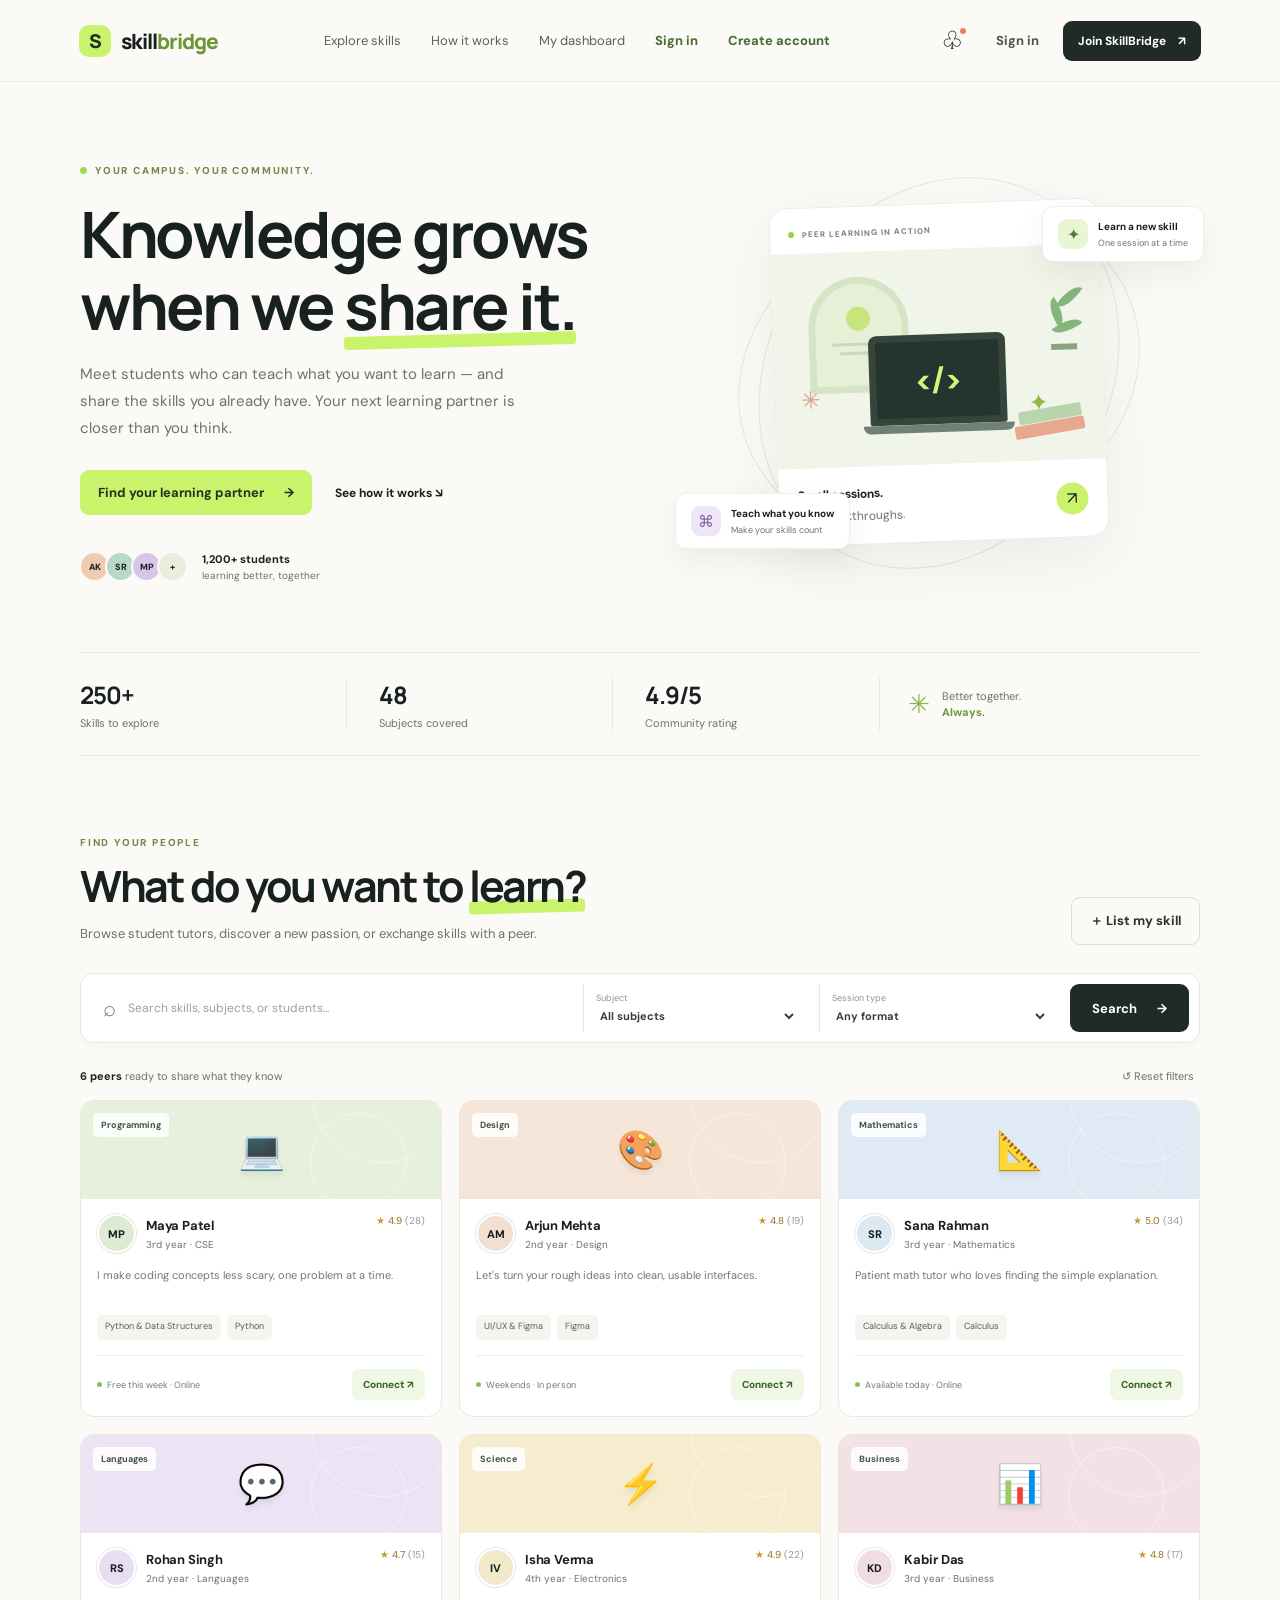
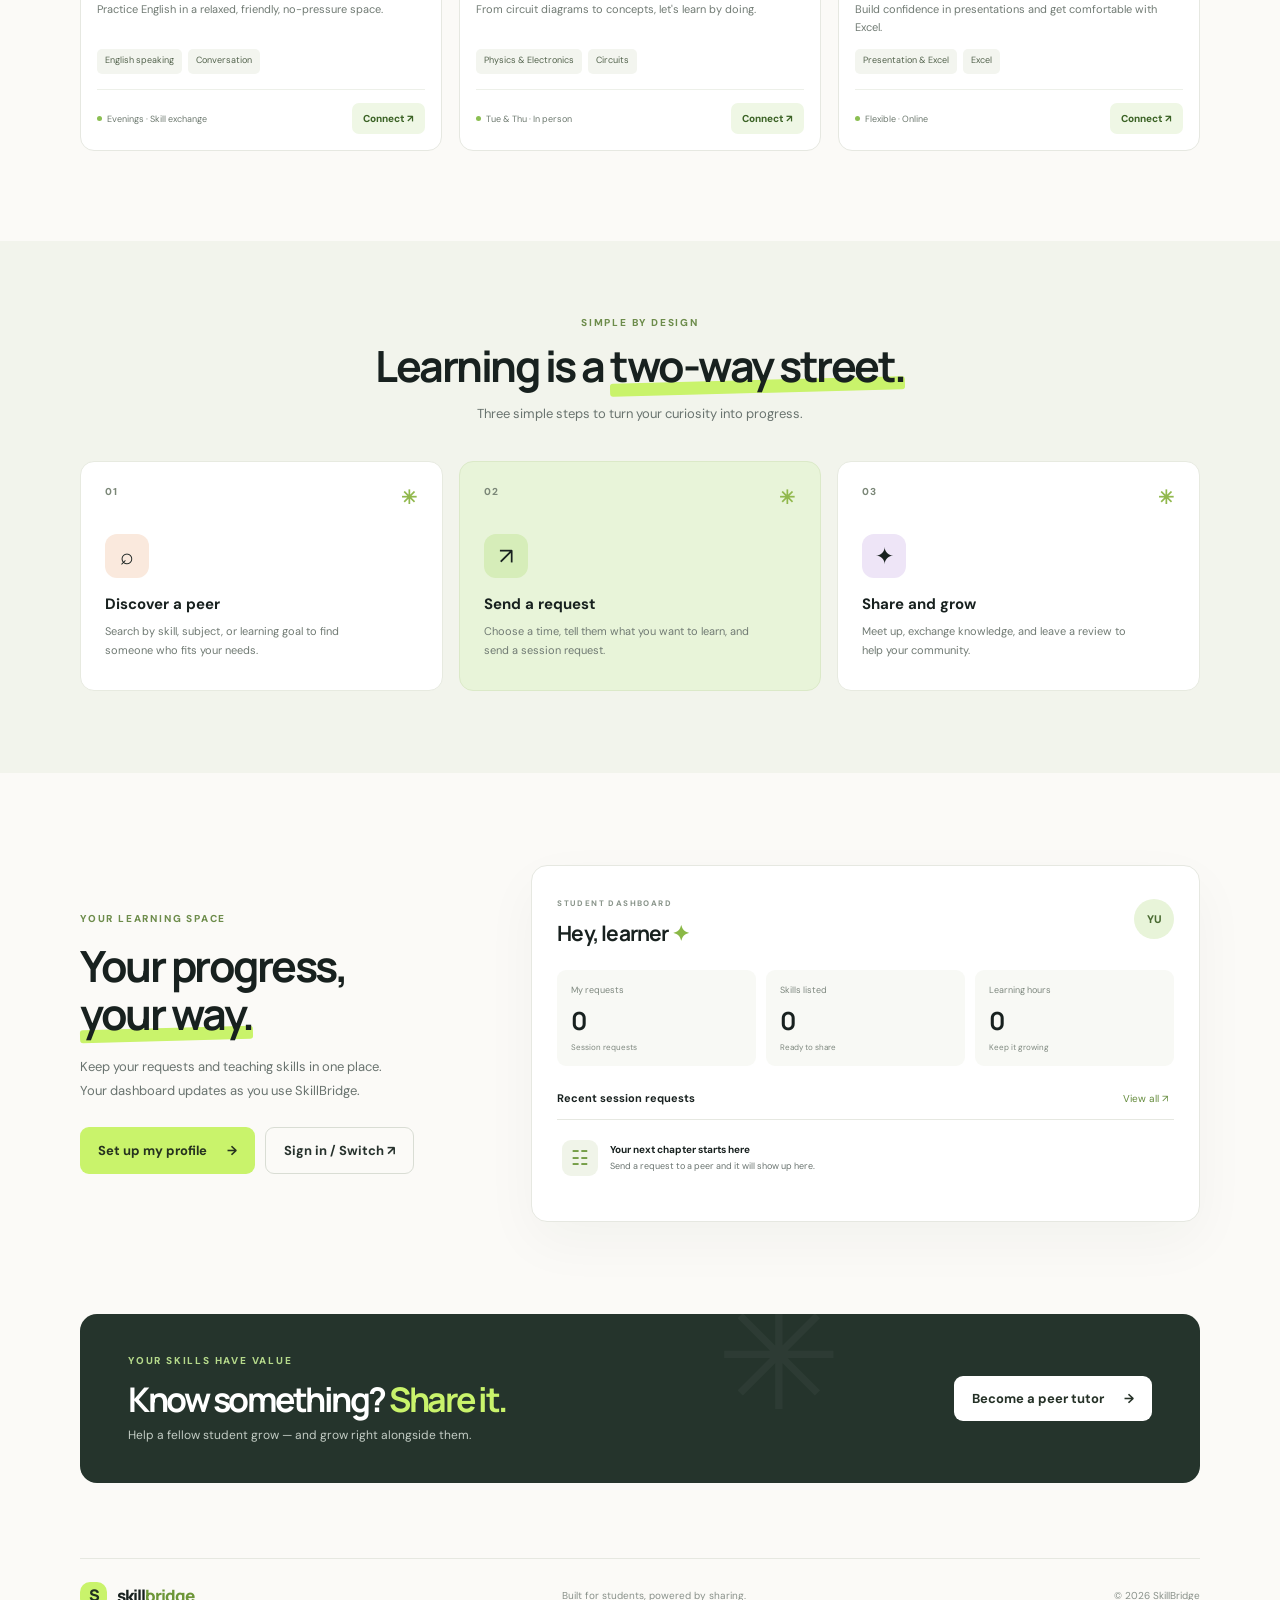
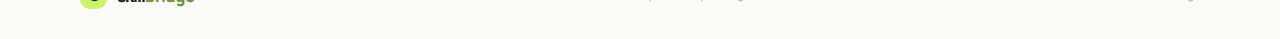
<file: index.html>
<!DOCTYPE html>
<html lang="en">
<head>
  <meta charset="UTF-8" />
  <meta name="viewport" content="width=device-width, initial-scale=1.0" />
  <meta name="description" content="SkillBridge connects students who want to teach with students who want to learn." />
  <title>SkillBridge — Learn Together</title>
  <link rel="preconnect" href="https://fonts.googleapis.com">
  <link rel="preconnect" href="https://fonts.gstatic.com" crossorigin>
  <link href="https://fonts.googleapis.com/css2?family=DM+Sans:wght@400;500;600;700&family=Manrope:wght@400;500;600;700;800&display=swap" rel="stylesheet">
  <link rel="stylesheet" href="style.css" />
</head>
<body>
  <header class="site-header">
    <a class="brand" href="#home" aria-label="SkillBridge home">
      <span class="brand-mark">S</span><span>skill<span class="brand-accent">bridge</span></span>
    </a>
    <button class="mobile-menu" id="mobileMenu" aria-label="Toggle navigation">☰</button>
    <nav class="nav-links" id="navLinks">
      <a href="#explore">Explore skills</a>
      <a href="#how-it-works">How it works</a>
      <a href="#dashboard">My dashboard</a>
      <a href="login.html?tab=signin" class="mobile-auth-link" id="mobileSignIn">Sign in</a>
      <a href="login.html?tab=signup" class="mobile-auth-link" id="mobileSignUp">Create account</a>
    </nav>
    <div class="header-actions">
      <button class="icon-button" id="notificationsButton" aria-label="Notifications" title="Notifications">♧<span class="notification-dot" id="notificationDot"></span></button>
      <div class="auth-guest-nav" id="authGuestNav">
        <a class="header-auth-link" href="login.html?tab=signin" id="navSignInLink">Sign in</a>
        <a class="button button-dark button-small" id="joinButton" href="login.html?tab=signup">Join SkillBridge <span>↗</span></a>
      </div>
      <div class="auth-user-nav hidden" id="authUserNav">
        <a href="#dashboard" class="user-profile-chip" title="View my dashboard">
          <span class="user-avatar-chip" id="navUserAvatar">SB</span>
          <span class="user-name-chip" id="navUserName">Student</span>
        </a>
        <button class="button-logout" id="headerLogoutBtn" title="Log out">Sign out</button>
      </div>
    </div>
  </header>

  <main>
    <section class="hero section-wrap" id="home">
      <div class="hero-copy">
        <div class="eyebrow"><span class="eyebrow-dot"></span> YOUR CAMPUS. YOUR COMMUNITY.</div>
        <h1>Knowledge grows<br>when we <span class="highlight">share it.</span></h1>
        <p class="hero-description">Meet students who can teach what you want to learn — and share the skills you already have. Your next learning partner is closer than you think.</p>
        <div class="hero-actions">
          <a class="button button-primary" href="#explore">Find your learning partner <span>→</span></a>
          <a class="text-link" href="#how-it-works">See how it works <span>↘</span></a>
        </div>
        <div class="social-proof">
          <div class="avatar-stack"><span class="avatar avatar-a">AK</span><span class="avatar avatar-b">SR</span><span class="avatar avatar-c">MP</span><span class="avatar avatar-d">+</span></div>
          <div><strong>1,200+ students</strong><small>learning better, together</small></div>
        </div>
      </div>
      <div class="hero-art">
        <div class="art-orbit orbit-one"></div><div class="art-orbit orbit-two"></div>
        <div class="art-note note-top"><span class="note-icon green">✦</span><span><strong>Learn a new skill</strong><small>One session at a time</small></span></div>
        <div class="art-card">
          <div class="art-card-top"><span class="live-dot"></span> PEER LEARNING IN ACTION <span>↗</span></div>
          <div class="study-illustration">
            <div class="window-shape"><div class="window-sun"></div><div class="window-line"></div><div class="window-line short"></div></div>
            <div class="book book-one"></div><div class="book book-two"></div><div class="laptop"><div class="laptop-screen"><span>&lt;/&gt;</span></div><div class="laptop-base"></div></div>
            <div class="plant"><i></i><i></i><i></i><b></b></div>
            <div class="sparkle sparkle-one">✦</div><div class="sparkle sparkle-two">✳</div>
          </div>
          <div class="art-card-bottom"><div><strong>Small sessions.</strong><br><span>Big breakthroughs.</span></div><div class="round-arrow">↗</div></div>
        </div>
        <div class="art-note note-bottom"><span class="note-icon purple">⌘</span><span><strong>Teach what you know</strong><small>Make your skills count</small></span></div>
      </div>
    </section>

    <section class="stats-strip section-wrap">
      <div><strong>250+</strong><span>Skills to explore</span></div><div><strong>48</strong><span>Subjects covered</span></div><div><strong>4.9/5</strong><span>Community rating</span></div><div class="stats-message"><span class="stats-star">✳</span><span>Better together.<br><b>Always.</b></span></div>
    </section>

    <section class="explore-section section-wrap" id="explore">
      <div class="section-heading">
        <div><div class="eyebrow">FIND YOUR PEOPLE</div><h2>What do you want to <span class="highlight">learn?</span></h2><p>Browse student tutors, discover a new passion, or exchange skills with a peer.</p></div>
        <button class="button button-outline" id="teachButton">＋ List my skill</button>
      </div>
      <div class="search-panel">
        <label class="search-box"><span>⌕</span><input id="searchInput" type="search" placeholder="Search skills, subjects, or students..." /></label>
        <label class="filter-select"><span>Subject</span><select id="subjectFilter"><option value="all">All subjects</option><option>Programming</option><option>Design</option><option>Mathematics</option><option>Languages</option><option>Science</option><option>Business</option><option>Music</option></select></label>
        <label class="filter-select"><span>Session type</span><select id="modeFilter"><option value="all">Any format</option><option value="Online">Online</option><option value="In person">In person</option><option value="Skill exchange">Skill exchange</option></select></label>
        <button class="button button-dark search-button" id="searchButton">Search <span>→</span></button>
      </div>
      <div class="results-row"><p><strong id="resultCount">6 peers</strong> ready to share what they know</p><button class="sort-button" id="clearFilters">↺ Reset filters</button></div>
      <div class="tutor-grid" id="tutorGrid"></div>
      <div class="empty-state hidden" id="emptyState"><div>⌕</div><h3>No matches just yet</h3><p>Try a different keyword or reset your filters to explore all peers.</p><button class="button button-outline" id="emptyReset">Reset filters</button></div>
    </section>

    <section class="how-section" id="how-it-works">
      <div class="section-wrap">
        <div class="center-heading"><div class="eyebrow">SIMPLE BY DESIGN</div><h2>Learning is a <span class="highlight">two-way street.</span></h2><p>Three simple steps to turn your curiosity into progress.</p></div>
        <div class="steps-grid">
          <article class="step-card"><div class="step-number">01 <span>✳</span></div><div class="step-icon peach">⌕</div><h3>Discover a peer</h3><p>Search by skill, subject, or learning goal to find someone who fits your needs.</p></article>
          <article class="step-card featured-step"><div class="step-number">02 <span>✳</span></div><div class="step-icon mint">↗</div><h3>Send a request</h3><p>Choose a time, tell them what you want to learn, and send a session request.</p></article>
          <article class="step-card"><div class="step-number">03 <span>✳</span></div><div class="step-icon lilac">✦</div><h3>Share and grow</h3><p>Meet up, exchange knowledge, and leave a review to help your community.</p></article>
        </div>
      </div>
    </section>

    <section class="dashboard-section section-wrap" id="dashboard">
      <div class="dashboard-intro">
        <div class="eyebrow">YOUR LEARNING SPACE</div>
        <h2 id="dashboardHeading">Your progress,<br><span class="highlight">your way.</span></h2>
        <p id="dashboardGreetingDesc">Keep your requests and teaching skills in one place. Your dashboard updates as you use SkillBridge.</p>
        <div style="display: flex; gap: 10px; flex-wrap: wrap; margin-top: 20px;">
          <button class="button button-primary" id="profileButton">Set up my profile <span>→</span></button>
          <a class="button button-outline" id="dashboardAuthLink" href="login.html">Sign in / Switch <span>↗</span></a>
        </div>
      </div>
      <div class="dashboard-preview">
        <div class="dashboard-top"><div><span class="mini-label">STUDENT DASHBOARD</span><h3 id="dashboardUserNameDisplay">Hey, learner <span>✦</span></h3></div><div class="profile-avatar" id="profileInitials">YU</div></div>
        <div class="dashboard-metrics"><div><span>My requests</span><strong id="requestMetric">0</strong><small>Session requests</small></div><div><span>Skills listed</span><strong id="skillsMetric">0</strong><small>Ready to share</small></div><div><span>Learning hours</span><strong id="hoursMetric">0</strong><small>Keep it growing</small></div></div>
        <div class="request-heading"><strong>Recent session requests</strong><button id="viewRequests">View all ↗</button></div>
        <div class="request-list" id="requestList"><div class="request-empty"><span>☷</span><div><strong>Your next chapter starts here</strong><small>Send a request to a peer and it will show up here.</small></div></div></div>
      </div>
    </section>

    <section class="cta-section section-wrap"><div class="cta-decoration">✳</div><div><div class="eyebrow">YOUR SKILLS HAVE VALUE</div><h2>Know something? <span>Share it.</span></h2><p>Help a fellow student grow — and grow right alongside them.</p></div><button class="button button-light" id="ctaTeach">Become a peer tutor <span>→</span></button></section>
  </main>

  <footer class="site-footer"><a class="brand" href="#home"><span class="brand-mark">S</span><span>skill<span class="brand-accent">bridge</span></span></a><span>Built for students, powered by sharing.</span><span>© 2026 SkillBridge</span></footer>

  <div class="modal-backdrop hidden" id="modalBackdrop">
    <section class="modal" role="dialog" aria-modal="true" aria-labelledby="modalTitle">
      <button class="modal-close" id="modalClose" aria-label="Close dialog">×</button>
      <div class="modal-kicker" id="modalKicker">LET'S CONNECT</div><h2 id="modalTitle">Send a session request</h2><p class="modal-description" id="modalDescription">Tell your peer a little about what you want to learn.</p>
      <form id="requestForm">
        <input type="hidden" id="peerId" />
        <label>Your name<input id="requesterName" required maxlength="50" placeholder="e.g. Anil Reddy" /></label>
        <label>What would you like to learn?<input id="requestTopic" required maxlength="100" placeholder="e.g. JavaScript fundamentals" /></label>
        <div class="form-row"><label>Preferred date<input id="requestDate" type="date" required /></label><label>Preferred time<select id="requestTime" required><option value="">Choose a time</option><option>10:00 AM</option><option>12:00 PM</option><option>2:00 PM</option><option>4:00 PM</option><option>6:00 PM</option></select></label></div>
        <label>Session format<select id="requestMode"><option>Online</option><option>In person</option><option>Skill exchange</option></select></label>
        <label class="optional-label">Add a note (optional)<textarea id="requestNote" rows="3" maxlength="250" placeholder="What are you hoping to work on?"></textarea></label>
        <p class="form-error hidden" id="formError"></p><button class="button button-primary modal-submit" type="submit">Send request <span>→</span></button>
      </form>
    </section>
  </div>
  <div class="toast" id="toast" role="status" aria-live="polite"></div>
  <script src="script.js"></script>
</body>
</html>
</file>
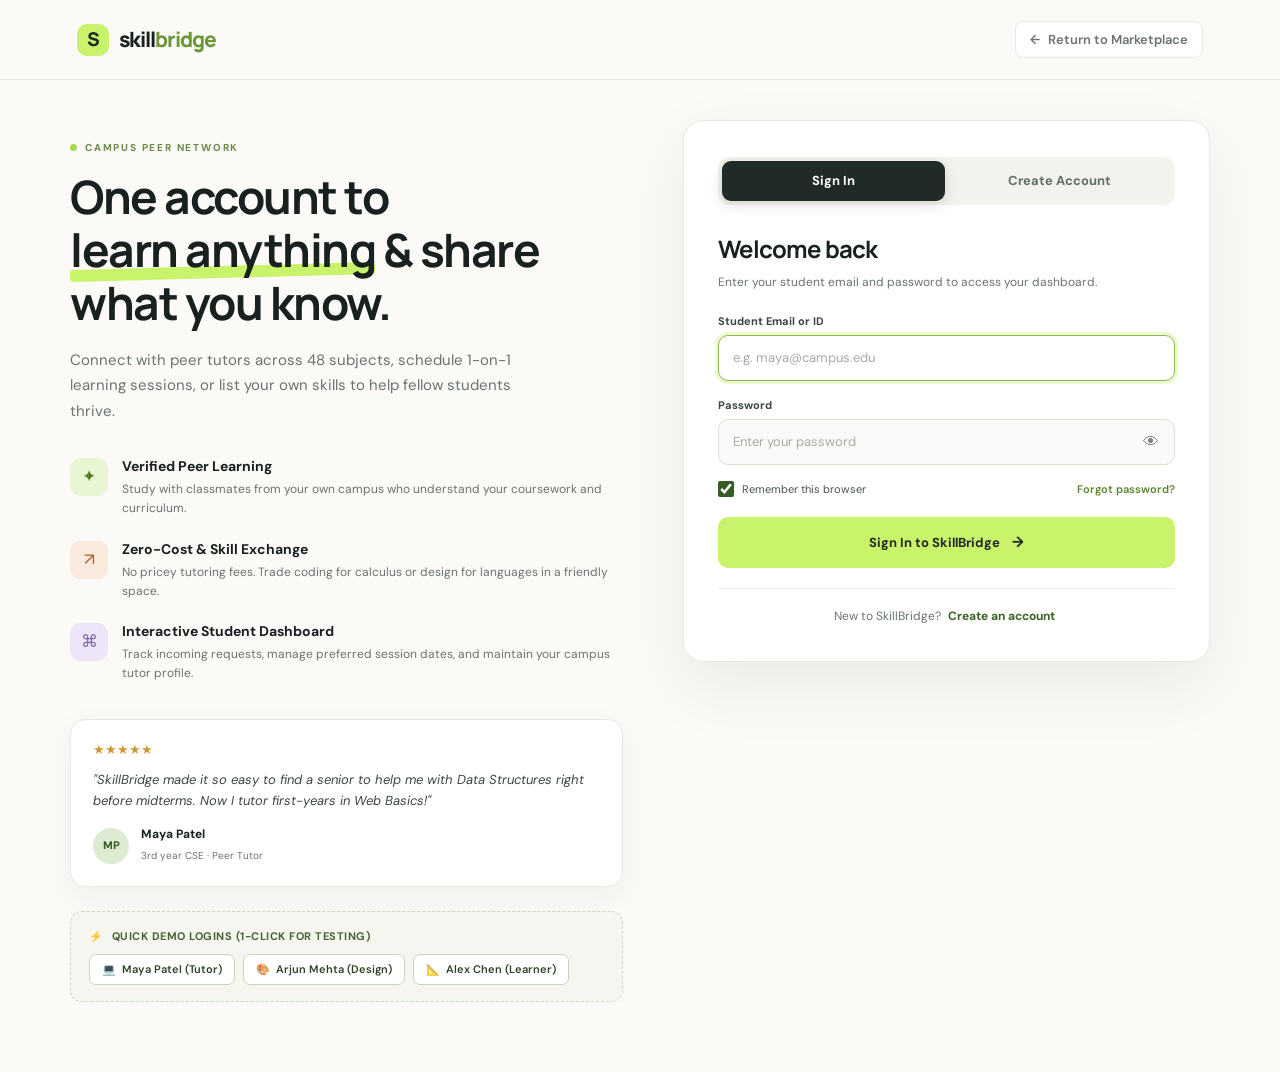
<file: login.html>
<!DOCTYPE html>
<html lang="en">
<head>
  <meta charset="UTF-8" />
  <meta name="viewport" content="width=device-width, initial-scale=1.0" />
  <meta name="description" content="Sign in or create a student account on SkillBridge to connect with peer tutors and share your skills." />
  <title>Sign In / Create Account — SkillBridge</title>
  
  <!-- Typography & Fonts matching SkillBridge -->
  <link rel="preconnect" href="https://fonts.googleapis.com">
  <link rel="preconnect" href="https://fonts.gstatic.com" crossorigin>
  <link href="https://fonts.googleapis.com/css2?family=DM+Sans:wght@400;500;600;700&family=Manrope:wght@400;500;600;700;800&display=swap" rel="stylesheet">
  
  <!-- Dedicated Authentication Stylesheet -->
  <link rel="stylesheet" href="auth.css" />
</head>
<body>

  <!-- Top Navigation Header -->
  <header class="auth-header">
    <a class="brand" href="index.html" aria-label="SkillBridge home">
      <span class="brand-mark">S</span>
      <span>skill<span class="brand-accent">bridge</span></span>
    </a>
    <a class="back-link" href="index.html" aria-label="Return to marketplace">
      <span>←</span> Return to Marketplace
    </a>
  </header>

  <!-- Main Split-Layout Container -->
  <main class="auth-page">
    
    <!-- Left Showcase Column -->
    <section class="auth-showcase">
      <div class="eyebrow">
        <span class="eyebrow-dot"></span> CAMPUS PEER NETWORK
      </div>
      
      <h1>One account to <span class="highlight">learn anything</span> & share what you know.</h1>
      
      <p class="showcase-desc">
        Connect with peer tutors across 48 subjects, schedule 1-on-1 learning sessions, or list your own skills to help fellow students thrive.
      </p>

      <div class="perks-list">
        <div class="perk-item">
          <div class="perk-icon green">✦</div>
          <div>
            <strong>Verified Peer Learning</strong>
            <p>Study with classmates from your own campus who understand your coursework and curriculum.</p>
          </div>
        </div>

        <div class="perk-item">
          <div class="perk-icon peach">↗</div>
          <div>
            <strong>Zero-Cost & Skill Exchange</strong>
            <p>No pricey tutoring fees. Trade coding for calculus or design for languages in a friendly space.</p>
          </div>
        </div>

        <div class="perk-item">
          <div class="perk-icon lilac">⌘</div>
          <div>
            <strong>Interactive Student Dashboard</strong>
            <p>Track incoming requests, manage preferred session dates, and maintain your campus tutor profile.</p>
          </div>
        </div>
      </div>

      <!-- Testimonial Quote -->
      <div class="showcase-quote-card">
        <div class="quote-stars">★★★★★</div>
        <p class="quote-text">
          "SkillBridge made it so easy to find a senior to help me with Data Structures right before midterms. Now I tutor first-years in Web Basics!"
        </p>
        <div class="quote-author">
          <div class="quote-avatar">MP</div>
          <div class="quote-author-info">
            <strong>Maya Patel</strong>
            <small>3rd year CSE · Peer Tutor</small>
          </div>
        </div>
      </div>

      <!-- Quick 1-Click Demo Accounts -->
      <div class="demo-accounts-box">
        <div class="demo-title">
          <span>⚡</span> Quick Demo Logins (1-Click for Testing)
        </div>
        <div class="demo-buttons">
          <button type="button" class="demo-btn" data-demo-email="maya@campus.edu" data-demo-pass="password123">
            <span>💻</span> Maya Patel (Tutor)
          </button>
          <button type="button" class="demo-btn" data-demo-email="arjun@campus.edu" data-demo-pass="password123">
            <span>🎨</span> Arjun Mehta (Design)
          </button>
          <button type="button" class="demo-btn" data-demo-email="student@campus.edu" data-demo-pass="password123">
            <span>📐</span> Alex Chen (Learner)
          </button>
        </div>
      </div>
    </section>

    <!-- Right Authentication Card -->
    <section class="auth-card" aria-label="Sign in or register">

      <!-- Active Session Notice (Shown if already signed in) -->
      <div class="alert-box success hidden" id="alreadyLoggedInBanner" style="margin-bottom: 20px;">
        <span>✦</span>
        <span>You are currently signed in as <strong id="bannerUserName">Student</strong>. <a href="index.html#dashboard" style="text-decoration: underline; font-weight: 700;">Go to Dashboard →</a></span>
      </div>

      <!-- Segmented Tab Switcher -->
      <div class="auth-tabs" role="tablist">
        <button class="tab-btn active" id="tabSignIn" role="tab" aria-selected="true" aria-controls="formSignIn">
          Sign In
        </button>
        <button class="tab-btn" id="tabSignUp" role="tab" aria-selected="false" aria-controls="formSignUp">
          Create Account
        </button>
      </div>

      <!-- ===================================================================
           TAB 1: SIGN IN FORM
           =================================================================== -->
      <div id="formSignIn">
        <div class="form-header">
          <h2>Welcome back</h2>
          <p>Enter your student email and password to access your dashboard.</p>
        </div>

        <div class="alert-box danger hidden" id="signinAlert" role="alert"></div>

        <form class="auth-form" novalidate>
          <div class="form-group">
            <label for="signinEmail">Student Email or ID</label>
            <div class="input-wrap">
              <input 
                id="signinEmail" 
                type="email" 
                required 
                autocomplete="email"
                placeholder="e.g. maya@campus.edu" 
              />
            </div>
          </div>

          <div class="form-group">
            <label for="signinPassword">Password</label>
            <div class="input-wrap">
              <input 
                id="signinPassword" 
                type="password" 
                required 
                autocomplete="current-password"
                placeholder="Enter your password" 
              />
              <button 
                type="button" 
                class="input-icon-btn" 
                data-toggle-password="signinPassword" 
                aria-label="Toggle password visibility"
                title="Show password"
              >👁</button>
            </div>
          </div>

          <div class="form-helpers">
            <label class="custom-checkbox">
              <input type="checkbox" id="rememberMe" checked />
              <span>Remember this browser</span>
            </label>
            <button type="button" class="link-button" id="forgotPasswordBtn">
              Forgot password?
            </button>
          </div>

          <button type="submit" class="btn-submit">
            Sign In to SkillBridge <span>→</span>
          </button>
        </form>

        <p class="auth-switch-text">
          New to SkillBridge? 
          <button type="button" id="switchToSignUp">Create an account</button>
        </p>
      </div>

      <!-- ===================================================================
           TAB 2: CREATE ACCOUNT FORM
           =================================================================== -->
      <div id="formSignUp" class="hidden">
        <div class="form-header">
          <h2>Create student account</h2>
          <p>Join campus peers to learn together, trade skills, and grow.</p>
        </div>

        <div class="alert-box danger hidden" id="signupAlert" role="alert"></div>

        <form class="auth-form" novalidate>
          <div class="form-grid-2">
            <div class="form-group">
              <label for="signupName">Full Name</label>
              <div class="input-wrap">
                <input 
                  id="signupName" 
                  type="text" 
                  required 
                  maxlength="50"
                  autocomplete="name"
                  placeholder="e.g. Anil Reddy" 
                />
              </div>
            </div>

            <div class="form-group">
              <label for="signupEmail">Student Email</label>
              <div class="input-wrap">
                <input 
                  id="signupEmail" 
                  type="email" 
                  required 
                  maxlength="60"
                  autocomplete="email"
                  placeholder="e.g. anil@campus.edu" 
                />
              </div>
            </div>
          </div>

          <div class="form-grid-2">
            <div class="form-group">
              <label for="signupYear">Academic Year & Major</label>
              <div class="input-wrap">
                <select id="signupYear" required>
                  <option value="1st year · Engineering">1st year · Engineering</option>
                  <option value="2nd year · CSE" selected>2nd year · CSE</option>
                  <option value="3rd year · CSE">3rd year · CSE</option>
                  <option value="2nd year · Design">2nd year · Design</option>
                  <option value="3rd year · Mathematics">3rd year · Mathematics</option>
                  <option value="4th year · Electronics">4th year · Electronics</option>
                  <option value="3rd year · Business">3rd year · Business</option>
                  <option value="Student">Other / General</option>
                </select>
              </div>
            </div>

            <div class="form-group">
              <label for="signupSkill">
                Primary Skill <span class="optional">(Teach / Learn)</span>
              </label>
              <div class="input-wrap">
                <input 
                  id="signupSkill" 
                  type="text" 
                  maxlength="60"
                  placeholder="e.g. Python, UI Design, Math" 
                />
              </div>
            </div>
          </div>

          <div class="form-group">
            <label for="signupPassword">Create Password</label>
            <div class="input-wrap">
              <input 
                id="signupPassword" 
                type="password" 
                required 
                autocomplete="new-password"
                placeholder="At least 6 characters" 
              />
              <button 
                type="button" 
                class="input-icon-btn" 
                data-toggle-password="signupPassword" 
                aria-label="Toggle password visibility"
                title="Show password"
              >👁</button>
            </div>
            <!-- Strength Meter -->
            <div class="strength-meter">
              <div class="strength-bar-track">
                <div class="strength-bar" id="strengthBar"></div>
              </div>
              <div class="strength-label">
                <span id="strengthLabel">Enter a password</span>
                <span>Min 6 characters</span>
              </div>
            </div>
          </div>

          <div class="form-group">
            <label for="signupConfirmPassword">Confirm Password</label>
            <div class="input-wrap">
              <input 
                id="signupConfirmPassword" 
                type="password" 
                required 
                autocomplete="new-password"
                placeholder="Re-enter your password" 
              />
              <button 
                type="button" 
                class="input-icon-btn" 
                data-toggle-password="signupConfirmPassword" 
                aria-label="Toggle password visibility"
                title="Show password"
              >👁</button>
            </div>
          </div>

          <!-- Tutor checkbox & Community guidelines -->
          <div style="display: grid; gap: 8px; margin: 4px 0;">
            <label class="custom-checkbox">
              <input type="checkbox" id="listAsTutor" checked />
              <span>List me as a peer tutor in the marketplace</span>
            </label>
            <label class="custom-checkbox">
              <input type="checkbox" id="termsAgree" checked required />
              <span>I agree to follow respectful campus peer learning guidelines</span>
            </label>
          </div>

          <button type="submit" class="btn-submit">
            Create Account & Join <span>→</span>
          </button>
        </form>

        <p class="auth-switch-text">
          Already have an account? 
          <button type="button" id="switchToSignIn">Sign in</button>
        </p>
      </div>

    </section>
  </main>

  <!-- Interactive Toast Notification -->
  <div class="toast" id="authToast" role="status" aria-live="polite">
    <div class="toast-dot"></div>
    <span id="toastText">Welcome to SkillBridge!</span>
  </div>

  <!-- Forgot Password / Account Help Dialog -->
  <div class="modal-backdrop hidden" id="forgotModal" role="dialog" aria-modal="true" aria-labelledby="modalTitle">
    <div class="modal-dialog">
      <button class="modal-close-btn" id="forgotModalClose" aria-label="Close dialog">×</button>
      <h3 id="modalTitle">Account & Password Recovery</h3>
      <p>
        SkillBridge is running in local demo mode. Enter your registered student email below or use one of the preset demo accounts.
      </p>

      <div class="alert-box hidden" id="resetFeedback" style="margin-bottom: 14px;"></div>

      <div class="form-group" style="margin-bottom: 14px;">
        <label for="resetEmailInput">Your student email</label>
        <div class="input-wrap">
          <input id="resetEmailInput" type="email" placeholder="e.g. maya@campus.edu" />
        </div>
      </div>

      <button type="button" class="btn-submit" id="sendResetBtn" style="width: 100%;">
        Simulate Password Reset Link <span>→</span>
      </button>

      <div style="margin-top: 18px; padding-top: 14px; border-top: 1px solid var(--line); font-size: 11px; color: var(--muted); line-height: 1.6;">
        💡 <strong>Quick Demo Tip:</strong> Default accounts are <code>maya@campus.edu</code>, <code>arjun@campus.edu</code>, and <code>student@campus.edu</code> with password <code>password123</code>.
      </div>
    </div>
  </div>

  <!-- Authentication Logic Script -->
  <script src="auth.js"></script>
</body>
</html>
</file>
<file: style.css>
:root{--ink:#18211f;--muted:#69736f;--paper:#fbfaf7;--green:#c9f36b;--green-dark:#365c24;--line:#e6e8e1;--white:#fff;--serif:"Manrope",sans-serif;--body:"DM Sans",sans-serif}
*{box-sizing:border-box}html{scroll-behavior:smooth;scroll-padding-top:90px}body{margin:0;background:var(--paper);color:var(--ink);font-family:var(--body);font-size:15px}button,input,select,textarea{font:inherit}button,a,select{ -webkit-tap-highlight-color:transparent}a{color:inherit;text-decoration:none}.site-header{height:82px;padding:0 6.2%;display:flex;align-items:center;gap:42px;background:rgba(251,250,247,.94);border-bottom:1px solid rgba(230,232,225,.8);position:sticky;top:0;z-index:20;backdrop-filter:blur(14px)}.brand{display:flex;align-items:center;gap:10px;font-family:var(--serif);font-weight:800;font-size:21px;letter-spacing:-1px;white-space:nowrap}.brand-mark{display:grid;place-items:center;width:32px;height:32px;background:var(--green);border-radius:10px;font-size:19px;color:#203020}.brand-accent{color:#6d9638}.nav-links{display:flex;gap:30px;margin:auto;font-size:13px;color:#59625e}.nav-links a:hover,.text-link:hover{color:#57862d}.header-actions{display:flex;align-items:center;gap:17px}.icon-button{border:0;background:transparent;font-size:25px;position:relative;cursor:pointer}.notification-dot{position:absolute;width:6px;height:6px;border-radius:50%;background:#ee805c;right:3px;top:5px}.button{border:0;border-radius:9px;padding:14px 18px;display:inline-flex;justify-content:center;align-items:center;gap:20px;font-weight:700;font-size:13px;cursor:pointer;transition:transform .2s,background .2s}.button:hover{transform:translateY(-2px)}.button-primary{background:var(--green);color:#26321f}.button-primary:hover{background:#b9e65a}.button-dark{background:#202b27;color:white}.button-dark:hover{background:#34463c}.button-small{padding:12px 15px;font-size:12px;gap:12px}.button-outline{background:transparent;border:1px solid #d9ddd4;color:#27322d}.button-outline:hover{background:#f1f5e8}.button-light{background:white;color:#253127}.mobile-menu{display:none;border:0;background:transparent;font-size:23px}
.section-wrap{width:min(1120px,88%);margin-inline:auto}.hero{display:grid;grid-template-columns:1fr .95fr;gap:50px;align-items:center;padding-top:76px;padding-bottom:64px;min-height:570px}.eyebrow{font-size:10px;font-weight:800;letter-spacing:1.8px;color:#6d8c4b;display:flex;align-items:center;gap:8px}.eyebrow-dot{height:7px;width:7px;background:#a4d94e;border-radius:50%}h1,h2,h3,p{margin-top:0}h1,h2{font-family:var(--serif);letter-spacing:-2.5px;line-height:1.12}h1{font-size:clamp(43px,5vw,66px);margin:21px 0 20px;font-weight:700}h2{font-size:clamp(30px,3.5vw,43px);margin:13px 0 13px}.highlight{position:relative;z-index:0;white-space:nowrap}.highlight:after{content:"";position:absolute;z-index:-1;left:0;right:0;bottom:2px;height:13px;background:var(--green);transform:rotate(-1.5deg);border-radius:3px}.hero-description{font-size:15px;line-height:1.8;color:var(--muted);max-width:460px}.hero-actions{display:flex;align-items:center;gap:23px;margin-top:28px}.text-link{font-size:12px;font-weight:700}.social-proof{display:flex;align-items:center;gap:14px;margin-top:36px}.avatar-stack{display:flex;padding-left:4px}.avatar{width:31px;height:31px;border-radius:50%;display:grid;place-items:center;border:2px solid var(--paper);margin-left:-5px;font-size:9px;font-weight:800}.avatar-a{background:#f2cbb3}.avatar-b{background:#b7d9c9}.avatar-c{background:#d9c5e9}.avatar-d{background:#e8eddd}.social-proof strong,.social-proof small{display:block}.social-proof strong{font-size:11px}.social-proof small{font-size:10px;color:var(--muted);margin-top:3px}
.hero-art{height:420px;position:relative;display:grid;place-items:center}.art-orbit{position:absolute;border:1px solid #e5e8de;border-radius:50%;transform:rotate(-20deg)}.orbit-one{width:410px;height:330px}.orbit-two{width:340px;height:410px;transform:rotate(32deg)}.art-card{width:min(330px,80%);background:white;border:1px solid #ebeee7;border-radius:18px;box-shadow:0 20px 65px #23331b13;position:relative;z-index:2;overflow:hidden;transform:rotate(-2deg)}.art-card-top{padding:17px 18px 10px;display:flex;align-items:center;gap:8px;font-size:8px;letter-spacing:1px;font-weight:800;color:#7a827d}.art-card-top>span:last-child{margin-left:auto;font-size:14px}.live-dot{width:6px;height:6px;border-radius:50%;background:#9ed24b}.study-illustration{height:215px;background:#f1f5e9;position:relative;overflow:hidden}.window-shape{position:absolute;width:100px;height:116px;border:7px solid #d6e4c6;left:35px;top:25px;background:#e5f0d7;border-radius:50px 50px 4px 4px}.window-sun{width:24px;height:24px;border-radius:50%;background:#c6e57c;margin:23px auto 12px}.window-line{height:3px;background:#c6d9b8;width:55px;margin:6px auto}.window-line.short{width:38px}.laptop{position:absolute;z-index:3;left:94px;bottom:32px;width:137px}.laptop-screen{height:90px;border:7px solid #34453c;background:#25342f;border-radius:8px 8px 3px 3px;display:grid;place-items:center;color:#d0f67d;font-size:30px;font-weight:800}.laptop-base{height:8px;background:#718074;border-radius:0 0 7px 7px;width:151px;margin-left:-7px}.book{position:absolute;bottom:26px;height:13px;border-radius:2px;transform:rotate(-8deg)}.book-one{width:70px;right:20px;background:#e7a98d}.book-two{width:63px;right:23px;bottom:40px;background:#b8d5ad}.plant{position:absolute;right:25px;top:35px;width:26px;height:70px;border-bottom:6px solid #8ca47b}.plant i{position:absolute;width:13px;height:29px;background:#85b47c;border-radius:100% 0 100% 0;transform:rotate(-32deg);left:0;top:18px}.plant i:nth-child(2){left:13px;top:3px;transform:rotate(35deg)}.plant i:nth-child(3){left:10px;top:32px;transform:rotate(55deg)}.sparkle{position:absolute;color:#91b947;font-size:24px}.sparkle-one{right:55px;bottom:43px}.sparkle-two{left:25px;bottom:53px;color:#d9a18a}.art-card-bottom{padding:17px 19px;display:flex;align-items:center;justify-content:space-between;font-size:12px;line-height:1.8}.art-card-bottom span{color:var(--muted)}.round-arrow{width:32px;height:32px;border-radius:50%;background:var(--green);display:grid;place-items:center;font-size:17px}.art-note{position:absolute;z-index:3;display:flex;align-items:center;gap:10px;background:white;border:1px solid #eef0e9;border-radius:11px;padding:12px 15px;box-shadow:0 12px 30px #273b1a12}.note-top{right:-4px;top:43px}.note-bottom{left:-4px;bottom:34px}.note-icon{width:30px;height:30px;border-radius:9px;display:grid;place-items:center;font-size:16px}.green{background:#e8f6d4;color:#54802b}.purple{background:#eee6f8;color:#8263a7}.art-note strong,.art-note small{display:block}.art-note strong{font-size:10px}.art-note small{font-size:9px;color:var(--muted);margin-top:4px}
.stats-strip{display:grid;grid-template-columns:repeat(3,1fr) 1.2fr;border-block:1px solid var(--line);padding:25px 0;margin-bottom:80px}.stats-strip>div{padding-left:32px;border-right:1px solid var(--line);display:flex;flex-direction:column;gap:5px}.stats-strip>div:first-child{padding-left:0}.stats-strip strong{font-family:var(--serif);font-size:24px;letter-spacing:-1px}.stats-strip span{font-size:11px;color:var(--muted)}.stats-strip .stats-message{border:0;display:flex;flex-direction:row;align-items:center;gap:12px;padding-left:28px;line-height:1.5}.stats-message b{color:#6d9638}.stats-star{font-size:26px!important;color:#88b74b!important}
.explore-section{padding-bottom:90px}.section-heading{display:flex;align-items:end;justify-content:space-between;margin-bottom:28px}.section-heading p,.center-heading p{color:var(--muted);font-size:13px;line-height:1.7;margin-bottom:0}.search-panel{display:grid;grid-template-columns:1.7fr .8fr .85fr auto;gap:10px;background:white;border:1px solid var(--line);border-radius:13px;padding:10px;box-shadow:0 8px 25px #1e2c1805}.search-box,.filter-select{display:flex;align-items:center;gap:10px;padding:8px 12px;min-width:0}.search-box{font-size:22px;color:#758078}.search-box input{width:100%;border:0;outline:0;font-size:12px;color:var(--ink);background:transparent}.search-box input::placeholder{color:#9ba19b}.filter-select{border-left:1px solid var(--line);flex-direction:column;align-items:flex-start;gap:4px}.filter-select span{font-size:9px;color:#8b948d}.filter-select select{width:100%;border:0;outline:0;background:transparent;font-size:11px;font-weight:700;color:#354038}.search-button{align-self:stretch;padding-inline:22px}.results-row{display:flex;justify-content:space-between;align-items:center;margin:25px 0 16px}.results-row p{margin:0;font-size:11px;color:var(--muted)}.results-row strong{color:var(--ink)}.sort-button{border:0;background:transparent;color:#68736b;font-size:11px;cursor:pointer}.tutor-grid{display:grid;grid-template-columns:repeat(3,1fr);gap:17px}.tutor-card{border:1px solid var(--line);border-radius:14px;background:white;overflow:hidden;transition:transform .2s,box-shadow .2s}.tutor-card:hover{transform:translateY(-4px);box-shadow:0 15px 35px #24331a0c}.tutor-cover{height:98px;position:relative;display:flex;align-items:center;justify-content:center;overflow:hidden}.tutor-cover:before,.tutor-cover:after{content:"";position:absolute;border:1px solid #ffffff72;border-radius:50%;width:140px;height:140px;right:-12px;top:-80px}.tutor-cover:after{width:95px;height:95px;right:34px;top:12px}.cover-mint{background:#e6f0dd}.cover-peach{background:#f6e5d9}.cover-blue{background:#dfeaf4}.cover-lilac{background:#ece4f5}.cover-yellow{background:#f5edce}.cover-pink{background:#f4e1e6}.tutor-emoji{font-size:38px;filter:drop-shadow(0 5px 2px #23331b12);z-index:1}.skill-badge{position:absolute;top:12px;left:12px;background:#ffffffd9;border-radius:5px;padding:6px 8px;font-size:9px;font-weight:800;color:#47564a;z-index:2}.tutor-content{padding:15px 16px 16px}.tutor-heading{display:flex;align-items:center;gap:10px}.tutor-avatar{width:39px;height:39px;border-radius:50%;display:grid;place-items:center;font-size:11px;font-weight:800;flex-shrink:0;border:2px solid white;box-shadow:0 0 0 1px var(--line)}.tutor-heading h3{font-size:13px;margin:0 0 4px;letter-spacing:-.2px}.tutor-heading p{font-size:10px;color:var(--muted);margin:0}.rating{margin-left:auto;align-self:flex-start;font-size:10px;color:#946d20;white-space:nowrap}.rating span{color:#c89738}.tutor-bio{font-size:11px;color:#707a73;line-height:1.6;min-height:36px;margin:14px 0 12px}.skill-tags{display:flex;gap:6px;flex-wrap:wrap;min-height:25px}.skill-tag{padding:5px 8px;border-radius:5px;background:#f3f5ef;font-size:9px;color:#53634d}.tutor-footer{border-top:1px solid #edf0e9;margin-top:15px;padding-top:13px;display:flex;align-items:center;justify-content:space-between}.availability{font-size:9px;color:#6d796f;display:flex;align-items:center;gap:5px}.availability:before{content:"";width:5px;height:5px;border-radius:50%;background:#8bbf52}.tutor-action{border:0;border-radius:7px;padding:9px 11px;background:#eff7e5;color:#3c6326;font-size:10px;font-weight:800;cursor:pointer}.tutor-action:hover{background:var(--green)}.empty-state{text-align:center;padding:55px 15px}.empty-state>div{font-size:35px;color:#9bb77b}.empty-state h3{margin:10px 0}.empty-state p{color:var(--muted);font-size:13px}.hidden{display:none!important}
.how-section{background:#f2f4ec;padding:75px 0 82px}.center-heading{text-align:center;margin-bottom:35px}.center-heading .eyebrow{justify-content:center}.center-heading p{max-width:440px;margin:0 auto}.steps-grid{display:grid;grid-template-columns:repeat(3,1fr);gap:16px}.step-card{background:#fff;border:1px solid #e7eae0;border-radius:14px;padding:23px 24px 27px;min-height:230px}.featured-step{background:#e8f4d9;border-color:#dbe9c8}.step-number{display:flex;justify-content:space-between;font-size:10px;font-weight:800;letter-spacing:1px;color:#7b8778}.step-number span{font-size:19px;color:#91b84d}.step-icon{width:44px;height:44px;border-radius:12px;display:grid;place-items:center;font-size:23px;margin:24px 0 16px}.peach{background:#fae9dd}.mint{background:#d6edb9}.lilac{background:#eee5f7}.step-card h3{font-size:15px;margin-bottom:8px}.step-card p{font-size:11px;line-height:1.8;color:#707a73;margin:0;max-width:270px}
.dashboard-section{display:grid;grid-template-columns:.72fr 1.28fr;gap:75px;align-items:center;padding-top:92px;padding-bottom:92px}.dashboard-intro h2{margin-top:17px}.dashboard-intro p{font-size:13px;line-height:1.8;color:var(--muted);max-width:320px;margin:17px 0 25px}.dashboard-preview{background:white;border:1px solid var(--line);border-radius:16px;padding:25px;box-shadow:0 20px 55px #26371a0a}.dashboard-top{display:flex;justify-content:space-between;align-items:center}.mini-label{font-size:8px;letter-spacing:1.4px;color:#8a958b;font-weight:800}.dashboard-top h3{font-family:var(--serif);font-size:21px;letter-spacing:-.8px;margin:8px 0 0}.dashboard-top h3 span{color:#8ab846}.profile-avatar{width:40px;height:40px;border-radius:50%;background:#e8f4d9;display:grid;place-items:center;font-size:11px;font-weight:800;color:#496a31}.dashboard-metrics{display:grid;grid-template-columns:repeat(3,1fr);gap:10px;margin:23px 0 25px}.dashboard-metrics>div{background:#f8f9f5;padding:14px;border-radius:9px}.dashboard-metrics span,.dashboard-metrics small{display:block;font-size:9px;color:#7e887f}.dashboard-metrics strong{display:block;font-family:var(--serif);font-size:25px;margin:7px 0 4px}.dashboard-metrics small{font-size:8px}.request-heading{display:flex;align-items:center;justify-content:space-between;border-bottom:1px solid var(--line);padding-bottom:13px}.request-heading strong{font-size:11px}.request-heading button{border:0;background:transparent;font-size:10px;color:#648b3c;cursor:pointer}.request-empty{display:flex;align-items:center;gap:12px;padding:20px 5px}.request-empty>span{width:36px;height:36px;border-radius:9px;background:#f0f4e9;display:grid;place-items:center;color:#769e49;font-size:20px}.request-empty strong,.request-empty small{display:block}.request-empty strong{font-size:10px}.request-empty small{font-size:9px;color:var(--muted);margin-top:4px}.request-item{display:flex;align-items:center;gap:10px;padding:12px 0;border-bottom:1px solid #f0f1ed}.request-item:last-child{border-bottom:0}.request-item .request-person{width:32px;height:32px;border-radius:50%;background:#f3e5d9;display:grid;place-items:center;font-size:10px;font-weight:800}.request-item>div:nth-child(2){flex:1;min-width:0}.request-item strong,.request-item small{display:block}.request-item strong{font-size:10px}.request-item small{font-size:9px;color:var(--muted);margin-top:3px}.status-pill{font-size:8px;background:#fff1d7;color:#936c24;padding:5px 7px;border-radius:5px}.status-accepted{background:#e8f5dd;color:#4b7a2d}.status-declined{background:#fbe7e4;color:#a34e44}
.cta-section{position:relative;overflow:hidden;display:flex;align-items:center;justify-content:space-between;gap:20px;background:#25342c;color:white;padding:40px 48px;border-radius:17px;margin-bottom:75px}.cta-section .eyebrow{color:#b5d98b}.cta-section h2{font-size:34px;margin:13px 0 9px}.cta-section h2 span{color:var(--green)}.cta-section p{font-size:12px;color:#c3ccc4;margin:0}.cta-decoration{position:absolute;font-size:150px;right:32%;top:-54px;color:#ffffff0a}.cta-section>div:nth-child(2){position:relative}.cta-section .button{position:relative;white-space:nowrap}.site-footer{width:min(1120px,88%);margin:auto;padding:23px 0 30px;border-top:1px solid var(--line);display:flex;align-items:center;justify-content:space-between;color:#89918a;font-size:10px}.site-footer .brand{font-size:17px;color:var(--ink)}.site-footer .brand-mark{width:27px;height:27px;font-size:16px}
.modal-backdrop{position:fixed;inset:0;background:#17211dcc;z-index:50;display:grid;place-items:center;padding:20px;overflow-y:auto}.modal{width:min(510px,100%);background:var(--paper);border-radius:17px;padding:30px;position:relative;max-height:calc(100vh - 40px);overflow-y:auto;box-shadow:0 25px 80px #0003}.modal-close{position:absolute;right:20px;top:15px;border:0;background:transparent;font-size:28px;color:#657067;cursor:pointer}.modal-kicker{font-size:9px;font-weight:800;letter-spacing:1.7px;color:#77984d}.modal h2{font-size:29px;margin:10px 0}.modal-description{font-size:12px;color:var(--muted);line-height:1.6;margin-bottom:22px}.modal form{display:grid;gap:14px}.modal label{display:grid;gap:7px;font-size:10px;font-weight:700;color:#4c584f}.modal input,.modal select,.modal textarea{width:100%;border:1px solid #dfe4da;border-radius:8px;padding:11px 12px;background:white;outline:none;font-size:12px;color:var(--ink)}.modal input:focus,.modal select:focus,.modal textarea:focus{border-color:#91b95b;box-shadow:0 0 0 3px #c9f36b35}.form-row{display:grid;grid-template-columns:1fr 1fr;gap:12px}.modal textarea{resize:vertical}.modal-submit{width:100%;margin-top:3px}.form-error{font-size:11px;color:#b14d43;margin:0}.toast{position:fixed;z-index:80;bottom:25px;left:50%;transform:translate(-50%,20px);opacity:0;pointer-events:none;background:#25342c;color:white;padding:13px 18px;border-radius:9px;box-shadow:0 10px 30px #0002;font-size:12px;transition:all .25s;max-width:90%;text-align:center}.toast.show{opacity:1;transform:translate(-50%,0)}
@media(max-width:900px){.site-header{padding:0 5%;gap:20px}.nav-links{gap:15px}.hero{gap:20px;padding-top:55px}.hero-art{transform:scale(.9)}.tutor-grid{grid-template-columns:repeat(2,1fr)}.dashboard-section{gap:35px}.search-panel{grid-template-columns:1fr 1fr}.search-box{grid-column:1/-1;border-bottom:1px solid var(--line);padding-bottom:12px}.filter-select{border-left:0}.search-button{min-height:45px}.stats-strip>div{padding-left:18px}.cta-section{padding:34px}}
@media(max-width:650px){.site-header{height:68px;justify-content:space-between}.brand{font-size:19px}.mobile-menu{display:block;margin-left:auto}.nav-links{display:none;position:absolute;top:67px;left:0;right:0;background:var(--paper);padding:20px 6%;border-bottom:1px solid var(--line);flex-direction:column;gap:18px}.nav-links.open{display:flex}.header-actions{gap:8px}.header-actions .button{padding:10px;font-size:10px;gap:6px}.icon-button{font-size:20px}.hero{grid-template-columns:1fr;padding-top:55px;padding-bottom:30px;gap:5px}.hero-copy{position:relative;z-index:3}.hero h1{font-size:48px}.hero-description{font-size:13px}.hero-actions{flex-wrap:wrap;gap:16px}.hero-actions .button{font-size:11px}.hero-art{height:360px;transform:scale(.86);margin:-2px -25px 0}.note-top{right:0}.note-bottom{left:0}.stats-strip{grid-template-columns:repeat(2,1fr);gap:20px;padding:22px 0;margin-bottom:60px}.stats-strip>div{padding-left:15px;border-right:0}.stats-strip>div:first-child{padding-left:0}.stats-strip .stats-message{padding-left:0}.section-heading{align-items:flex-start;gap:15px;flex-direction:column}.section-heading .button{padding:11px 14px}.search-panel{grid-template-columns:1fr}.search-box{grid-column:auto}.filter-select{border-top:1px solid var(--line);padding-top:12px}.search-button{min-height:44px}.tutor-grid{grid-template-columns:1fr}.tutor-card{display:grid;grid-template-columns:100px 1fr}.tutor-cover{height:100%;min-height:220px;flex-direction:column}.tutor-cover:before{right:-80px;top:20px}.tutor-cover:after{right:-15px;top:70px}.tutor-emoji{font-size:31px}.skill-badge{top:10px;left:7px;font-size:8px}.tutor-content{padding:13px}.tutor-heading{gap:7px;flex-wrap:wrap}.tutor-avatar{width:33px;height:33px}.tutor-heading h3{font-size:11px}.tutor-heading p{font-size:9px}.rating{width:100%;margin-left:40px;margin-top:-4px}.tutor-bio{font-size:10px;margin:10px 0;min-height:0}.skill-tags{gap:4px}.skill-tag{font-size:8px;padding:4px 5px}.tutor-footer{align-items:flex-start;gap:8px;flex-direction:column;margin-top:10px;padding-top:10px}.tutor-action{width:100%}.how-section{padding:58px 0}.steps-grid{grid-template-columns:1fr}.step-card{min-height:0}.step-icon{margin:18px 0 12px}.dashboard-section{grid-template-columns:1fr;gap:30px;padding-top:65px;padding-bottom:65px}.dashboard-preview{padding:17px}.dashboard-metrics{gap:6px}.dashboard-metrics>div{padding:10px}.dashboard-metrics strong{font-size:21px}.cta-section{flex-direction:column;align-items:flex-start;padding:30px 24px;margin-bottom:45px}.cta-section h2{font-size:29px}.cta-section .button{white-space:normal}.site-footer{flex-wrap:wrap;gap:14px}.site-footer>span:nth-child(2){order:3;width:100%}.modal{padding:25px 20px}.form-row{grid-template-columns:1fr}.results-row{gap:10px}.results-row p{font-size:10px}}

/* Header Auth Integration Styles */
.auth-guest-nav{display:flex;align-items:center;gap:14px}
.header-auth-link{font-size:13px;font-weight:700;color:#49544c;padding:8px 10px;border-radius:7px;transition:color .2s,background .2s}
.header-auth-link:hover{color:var(--ink);background:rgba(0,0,0,.04)}
.auth-user-nav{display:flex;align-items:center;gap:12px}
.user-profile-chip{display:inline-flex;align-items:center;gap:8px;background:white;border:1px solid var(--line);padding:5px 12px 5px 6px;border-radius:30px;box-shadow:0 2px 8px rgba(0,0,0,.04);transition:all .2s}
.user-profile-chip:hover{border-color:#c9d5be;transform:translateY(-1px)}
.user-avatar-chip{width:28px;height:28px;border-radius:50%;background:var(--green);color:#26321f;display:grid;place-items:center;font-size:10px;font-weight:800}
.user-name-chip{font-size:12px;font-weight:700;color:var(--ink);max-width:90px;white-space:nowrap;overflow:hidden;text-overflow:ellipsis}
.button-logout{border:1px solid #dfe3d8;background:transparent;color:#6a746d;font-size:11px;font-weight:700;padding:8px 12px;border-radius:8px;cursor:pointer;transition:all .15s}
.button-logout:hover{background:#fdf2f1;color:#cf4f43;border-color:#f7cecb}
.mobile-auth-link{font-weight:700;color:#486a2f!important}
</file>
<file: auth.css>
/* ==========================================================================
   SkillBridge — Authentication Stylesheet (Sign In & Sign Up)
   Matching the SkillBridge Campus Learning Design System
   ========================================================================== */

:root {
  --ink: #18211f;
  --muted: #69736f;
  --paper: #fbfaf7;
  --green: #c9f36b;
  --green-dark: #365c24;
  --green-light: #e8f7d0;
  --line: #e6e8e1;
  --white: #ffffff;
  --serif: "Manrope", sans-serif;
  --body: "DM Sans", sans-serif;
  --danger: #cf4f43;
  --danger-bg: #fdf2f1;
  --success: #366d25;
  --success-bg: #f0f9e8;
}

* {
  box-sizing: border-box;
  margin: 0;
  padding: 0;
}

html, body {
  min-height: 100vh;
  background-color: var(--paper);
  color: var(--ink);
  font-family: var(--body);
  font-size: 15px;
  line-height: 1.5;
  -webkit-font-smoothing: antialiased;
}

a {
  color: inherit;
  text-decoration: none;
}

button, input, select, textarea {
  font: inherit;
}

/* --------------------------------------------------------------------------
   Header
   -------------------------------------------------------------------------- */
.auth-header {
  height: 80px;
  padding: 0 6%;
  display: flex;
  align-items: center;
  justify-content: space-between;
  border-bottom: 1px solid var(--line);
  background: rgba(251, 250, 247, 0.95);
  backdrop-filter: blur(12px);
  position: sticky;
  top: 0;
  z-index: 20;
}

.brand {
  display: flex;
  align-items: center;
  gap: 10px;
  font-family: var(--serif);
  font-weight: 800;
  font-size: 21px;
  letter-spacing: -1px;
}

.brand-mark {
  display: grid;
  place-items: center;
  width: 32px;
  height: 32px;
  background: var(--green);
  border-radius: 10px;
  font-size: 19px;
  color: #203020;
  font-weight: 800;
}

.brand-accent {
  color: #6d9638;
}

.back-link {
  display: inline-flex;
  align-items: center;
  gap: 8px;
  font-size: 13px;
  font-weight: 600;
  color: var(--muted);
  padding: 8px 14px;
  border-radius: 8px;
  border: 1px solid var(--line);
  background: var(--white);
  transition: all 0.2s ease;
}

.back-link:hover {
  color: var(--ink);
  border-color: #cfd4c8;
  transform: translateX(-2px);
}

/* --------------------------------------------------------------------------
   Main Layout Container
   -------------------------------------------------------------------------- */
.auth-page {
  width: min(1140px, 90%);
  margin: 40px auto 70px;
  display: grid;
  grid-template-columns: 1.05fr 1fr;
  gap: 60px;
  align-items: start;
}

/* --------------------------------------------------------------------------
   Left Column: Showcase / Value Props
   -------------------------------------------------------------------------- */
.auth-showcase {
  padding-top: 15px;
}

.eyebrow {
  font-size: 10px;
  font-weight: 800;
  letter-spacing: 1.8px;
  color: #6d8c4b;
  display: inline-flex;
  align-items: center;
  gap: 8px;
  margin-bottom: 16px;
}

.eyebrow-dot {
  height: 7px;
  width: 7px;
  background: #a4d94e;
  border-radius: 50%;
  animation: pulse 2s infinite ease-in-out;
}

@keyframes pulse {
  0%, 100% { opacity: 1; transform: scale(1); }
  50% { opacity: 0.4; transform: scale(0.85); }
}

.auth-showcase h1 {
  font-family: var(--serif);
  font-size: clamp(34px, 4vw, 46px);
  line-height: 1.15;
  letter-spacing: -1.5px;
  margin-bottom: 18px;
  color: var(--ink);
}

.highlight {
  position: relative;
  z-index: 0;
  white-space: nowrap;
}

.highlight::after {
  content: "";
  position: absolute;
  z-index: -1;
  left: 0;
  right: 0;
  bottom: 3px;
  height: 12px;
  background: var(--green);
  transform: rotate(-1.5deg);
  border-radius: 3px;
}

.showcase-desc {
  font-size: 15px;
  line-height: 1.7;
  color: var(--muted);
  max-width: 480px;
  margin-bottom: 32px;
}

.perks-list {
  display: flex;
  flex-direction: column;
  gap: 20px;
  margin-bottom: 36px;
}

.perk-item {
  display: flex;
  align-items: flex-start;
  gap: 14px;
}

.perk-icon {
  width: 38px;
  height: 38px;
  border-radius: 11px;
  display: grid;
  place-items: center;
  font-size: 17px;
  flex-shrink: 0;
  margin-top: 2px;
}

.perk-icon.green { background: #e8f6d4; color: #54802b; }
.perk-icon.peach { background: #fae9dd; color: #af5c2f; }
.perk-icon.lilac { background: #eee6f8; color: #8263a7; }

.perk-item strong {
  display: block;
  font-size: 14px;
  margin-bottom: 3px;
  color: var(--ink);
}

.perk-item p {
  font-size: 12px;
  color: var(--muted);
  line-height: 1.6;
}

/* Showcase Quote Card */
.showcase-quote-card {
  background: var(--white);
  border: 1px solid var(--line);
  border-radius: 15px;
  padding: 20px 22px;
  box-shadow: 0 12px 35px rgba(32, 43, 39, 0.05);
  margin-bottom: 24px;
}

.quote-stars {
  color: #d19736;
  font-size: 13px;
  margin-bottom: 10px;
}

.quote-text {
  font-size: 13px;
  line-height: 1.6;
  color: #3b4640;
  font-style: italic;
  margin-bottom: 14px;
}

.quote-author {
  display: flex;
  align-items: center;
  gap: 12px;
}

.quote-avatar {
  width: 36px;
  height: 36px;
  border-radius: 50%;
  background: #dcebd2;
  display: grid;
  place-items: center;
  font-size: 11px;
  font-weight: 800;
  color: #365c24;
}

.quote-author-info strong {
  display: block;
  font-size: 12px;
}

.quote-author-info small {
  font-size: 10px;
  color: var(--muted);
}

/* Quick Demo Login Box */
.demo-accounts-box {
  background: #f4f6ef;
  border: 1px dashed #ced8c4;
  border-radius: 12px;
  padding: 16px 18px;
}

.demo-title {
  display: flex;
  align-items: center;
  gap: 8px;
  font-size: 11px;
  font-weight: 700;
  color: #496335;
  margin-bottom: 10px;
  text-transform: uppercase;
  letter-spacing: 0.5px;
}

.demo-buttons {
  display: flex;
  flex-wrap: wrap;
  gap: 8px;
}

.demo-btn {
  border: 1px solid #c7d5bc;
  background: var(--white);
  padding: 6px 12px;
  border-radius: 7px;
  font-size: 11px;
  font-weight: 600;
  color: #2e4325;
  cursor: pointer;
  transition: all 0.15s ease;
  display: inline-flex;
  align-items: center;
  gap: 6px;
}

.demo-btn:hover {
  background: var(--green);
  border-color: #b5e454;
  transform: translateY(-1px);
}

/* --------------------------------------------------------------------------
   Right Column: Auth Card
   -------------------------------------------------------------------------- */
.auth-card {
  background: var(--white);
  border: 1px solid var(--line);
  border-radius: 20px;
  padding: 36px 34px;
  box-shadow: 0 25px 65px rgba(35, 51, 27, 0.08);
  position: relative;
}

/* Segmented Tabs */
.auth-tabs {
  display: grid;
  grid-template-columns: 1fr 1fr;
  background: #f1f3ec;
  border-radius: 12px;
  padding: 4px;
  gap: 4px;
  margin-bottom: 26px;
}

.tab-btn {
  border: 0;
  background: transparent;
  padding: 10px 14px;
  border-radius: 9px;
  font-size: 13px;
  font-weight: 700;
  color: #636e67;
  cursor: pointer;
  transition: all 0.2s ease;
  display: flex;
  align-items: center;
  justify-content: center;
  gap: 6px;
}

.tab-btn.active {
  background: #202b27;
  color: var(--white);
  box-shadow: 0 4px 14px rgba(32, 43, 39, 0.15);
}

.tab-btn:not(.active):hover {
  color: var(--ink);
  background: rgba(255, 255, 255, 0.6);
}

/* Form Headings */
.form-header {
  margin-bottom: 22px;
}

.form-header h2 {
  font-family: var(--serif);
  font-size: 24px;
  letter-spacing: -0.8px;
  margin-bottom: 6px;
}

.form-header p {
  font-size: 12px;
  color: var(--muted);
}

/* Form Elements */
.auth-form {
  display: grid;
  gap: 16px;
}

.form-group {
  display: grid;
  gap: 6px;
}

.form-group label {
  font-size: 11px;
  font-weight: 700;
  color: #3b463f;
  display: flex;
  align-items: center;
  justify-content: space-between;
}

.form-group label .optional {
  font-size: 10px;
  color: var(--muted);
  font-weight: 400;
}

.input-wrap {
  position: relative;
  display: flex;
  align-items: center;
}

.input-wrap input,
.input-wrap select {
  width: 100%;
  padding: 12px 14px;
  border: 1px solid #dce1d6;
  border-radius: 10px;
  background: #fafbf8;
  font-size: 13px;
  color: var(--ink);
  outline: none;
  transition: all 0.2s ease;
}

.input-wrap input::placeholder {
  color: #a4aba3;
}

.input-wrap input:focus,
.input-wrap select:focus {
  background: var(--white);
  border-color: #8db555;
  box-shadow: 0 0 0 3px rgba(201, 243, 107, 0.35);
}

.input-icon-btn {
  position: absolute;
  right: 12px;
  border: 0;
  background: transparent;
  color: #7b877f;
  cursor: pointer;
  font-size: 16px;
  padding: 4px;
  display: grid;
  place-items: center;
  border-radius: 4px;
}

.input-icon-btn:hover {
  color: var(--ink);
}

.form-grid-2 {
  display: grid;
  grid-template-columns: 1fr 1fr;
  gap: 12px;
}

/* Password Strength Indicator */
.strength-meter {
  display: grid;
  gap: 4px;
  margin-top: 2px;
}

.strength-bar-track {
  height: 4px;
  background: #e7ebd9;
  border-radius: 4px;
  overflow: hidden;
}

.strength-bar {
  height: 100%;
  width: 0%;
  border-radius: 4px;
  transition: width 0.3s ease, background-color 0.3s ease;
}

.strength-bar.weak {
  width: 30%;
  background-color: #e05b4c;
}

.strength-bar.medium {
  width: 65%;
  background-color: #e5a43b;
}

.strength-bar.strong {
  width: 100%;
  background-color: #559f2e;
}

.strength-label {
  font-size: 10px;
  color: var(--muted);
  display: flex;
  justify-content: space-between;
}

/* Checkboxes & Helpers */
.form-helpers {
  display: flex;
  align-items: center;
  justify-content: space-between;
  font-size: 11px;
}

.custom-checkbox {
  display: flex;
  align-items: center;
  gap: 8px;
  cursor: pointer;
  font-size: 11px;
  color: #4a544e;
  user-select: none;
}

.custom-checkbox input[type="checkbox"] {
  width: 16px;
  height: 16px;
  accent-color: #365c24;
  cursor: pointer;
  border-radius: 4px;
}

.link-button {
  background: transparent;
  border: 0;
  color: #57862d;
  font-size: 11px;
  font-weight: 600;
  cursor: pointer;
  padding: 0;
}

.link-button:hover {
  text-decoration: underline;
}

/* Alert Banners */
.alert-box {
  padding: 10px 14px;
  border-radius: 9px;
  font-size: 11px;
  display: flex;
  align-items: center;
  gap: 8px;
  line-height: 1.4;
}

.alert-box.danger {
  background: var(--danger-bg);
  color: var(--danger);
  border: 1px solid #fad5d2;
}

.alert-box.success {
  background: var(--success-bg);
  color: var(--success);
  border: 1px solid #d8edc7;
}

.hidden {
  display: none !important;
}

/* Submit Button */
.btn-submit {
  border: 0;
  border-radius: 10px;
  padding: 14px 20px;
  display: inline-flex;
  justify-content: center;
  align-items: center;
  gap: 12px;
  font-weight: 700;
  font-size: 13px;
  cursor: pointer;
  background: var(--green);
  color: #202b27;
  transition: transform 0.2s, background-color 0.2s, box-shadow 0.2s;
  margin-top: 4px;
}

.btn-submit:hover {
  background: #bbee4b;
  transform: translateY(-2px);
  box-shadow: 0 8px 20px rgba(179, 235, 60, 0.35);
}

.btn-submit:active {
  transform: translateY(0);
}

.btn-submit span {
  font-size: 15px;
  transition: transform 0.2s;
}

.btn-submit:hover span {
  transform: translateX(3px);
}

/* Bottom switch prompt */
.auth-switch-text {
  text-align: center;
  font-size: 12px;
  color: var(--muted);
  margin-top: 20px;
  padding-top: 18px;
  border-top: 1px solid #edf0e8;
}

.auth-switch-text button {
  background: transparent;
  border: 0;
  color: #3b6123;
  font-weight: 700;
  cursor: pointer;
  padding: 0 4px;
}

.auth-switch-text button:hover {
  text-decoration: underline;
}

/* --------------------------------------------------------------------------
   Simple Toast Notification
   -------------------------------------------------------------------------- */
.toast {
  position: fixed;
  z-index: 100;
  bottom: 25px;
  left: 50%;
  transform: translate(-50%, 20px);
  opacity: 0;
  pointer-events: none;
  background: #202b27;
  color: white;
  padding: 12px 22px;
  border-radius: 10px;
  box-shadow: 0 10px 30px rgba(0, 0, 0, 0.2);
  font-size: 12px;
  font-weight: 600;
  transition: all 0.25s ease;
  display: flex;
  align-items: center;
  gap: 8px;
}

.toast.show {
  opacity: 1;
  transform: translate(-50%, 0);
}

.toast-dot {
  width: 8px;
  height: 8px;
  border-radius: 50%;
  background: var(--green);
}

/* --------------------------------------------------------------------------
   Forgot Password Modal Dialog
   -------------------------------------------------------------------------- */
.modal-backdrop {
  position: fixed;
  inset: 0;
  background: rgba(23, 33, 29, 0.7);
  z-index: 150;
  display: grid;
  place-items: center;
  padding: 20px;
  backdrop-filter: blur(4px);
}

.modal-dialog {
  width: min(440px, 100%);
  background: var(--white);
  border-radius: 18px;
  padding: 28px;
  box-shadow: 0 25px 70px rgba(0, 0, 0, 0.25);
  position: relative;
}

.modal-close-btn {
  position: absolute;
  top: 16px;
  right: 18px;
  border: 0;
  background: transparent;
  font-size: 24px;
  color: #7b877f;
  cursor: pointer;
}

.modal-close-btn:hover {
  color: var(--ink);
}

.modal-dialog h3 {
  font-family: var(--serif);
  font-size: 20px;
  letter-spacing: -0.5px;
  margin-bottom: 8px;
}

.modal-dialog p {
  font-size: 12px;
  color: var(--muted);
  line-height: 1.6;
  margin-bottom: 18px;
}

/* --------------------------------------------------------------------------
   Responsive Media Queries
   -------------------------------------------------------------------------- */
@media (max-width: 920px) {
  .auth-page {
    grid-template-columns: 1fr;
    gap: 40px;
    margin: 25px auto 50px;
  }

  .auth-showcase {
    text-align: center;
    padding-top: 0;
  }

  .showcase-desc {
    margin-inline: auto;
  }

  .eyebrow {
    justify-content: center;
  }

  .perks-list {
    text-align: left;
    max-width: 500px;
    margin-inline: auto;
  }

  .showcase-quote-card {
    max-width: 500px;
    margin-inline: auto;
    text-align: left;
  }

  .demo-accounts-box {
    max-width: 500px;
    margin-inline: auto;
    text-align: left;
  }

  .demo-buttons {
    justify-content: center;
  }

  .auth-card {
    max-width: 520px;
    margin-inline: auto;
    width: 100%;
    padding: 30px 24px;
  }
}

@media (max-width: 550px) {
  .auth-header {
    height: 68px;
    padding: 0 4%;
  }

  .brand {
    font-size: 19px;
  }

  .back-link {
    font-size: 11px;
    padding: 6px 10px;
  }

  .auth-card {
    padding: 24px 18px;
    border-radius: 16px;
  }

  .form-grid-2 {
    grid-template-columns: 1fr;
  }

  .auth-showcase h1 {
    font-size: 28px;
  }

  .perk-item {
    gap: 10px;
  }
}
</file>
